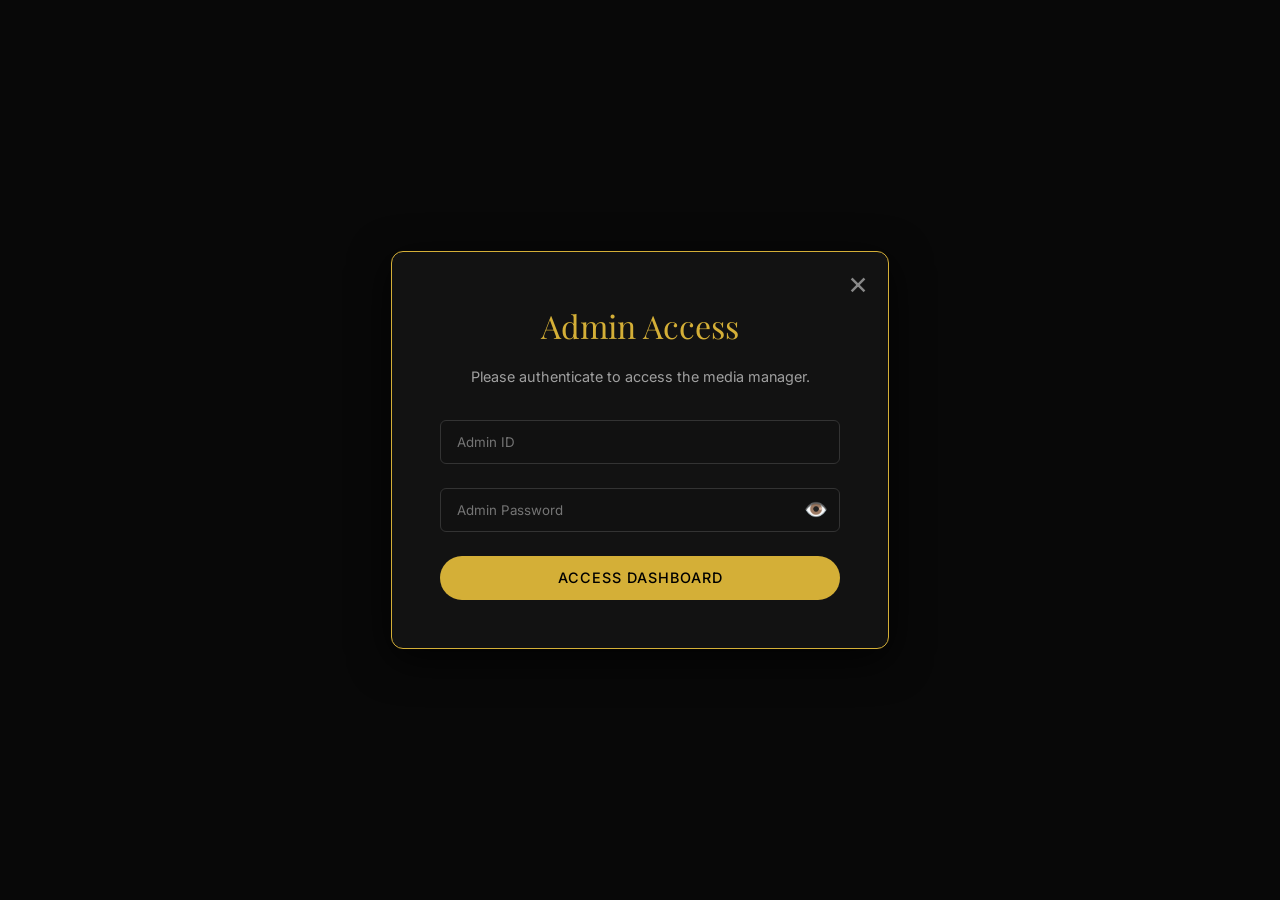
<file: admin.html>
<!DOCTYPE html>
<html lang="en">
<head>
    <meta charset="UTF-8">
    <meta name="viewport" content="width=device-width, initial-scale=1.0">
    <title>Upload Media | Tejas</title>
    <link rel="stylesheet" href="css/style.css">
    
    <!-- Load Database File -->
    <script src="gallery-data.js"></script>
    <script src="cv-data.js"></script>
    <script src="blog-data.js"></script>
    <style>
        .upload-container {
            max-width: 800px;
            margin: 8rem auto 4rem;
            background: var(--color-surface);
            padding: 2.5rem;
            border-radius: 12px;
            border: 1px solid var(--color-border);
            box-shadow: 0 10px 40px rgba(0, 0, 0, 0.4);
        }
        .form-grid {
            display: grid;
            grid-template-columns: 1fr 1fr;
            gap: 1.5rem;
        }
        @media (max-width: 700px) {
            .form-grid { grid-template-columns: 1fr; }
        }
        .input-group {
            margin-bottom: 1.5rem;
            text-align: left;
        }
        .input-group label {
            display: block;
            margin-bottom: 0.5rem;
            color: var(--color-accent);
            font-weight: 500;
            font-size: 0.9rem;
        }
        .input-group input, .input-group select, .input-group textarea {
            width: 100%;
            padding: 0.8rem 1rem;
            border-radius: 6px;
            border: 1px solid #333;
            background: #111;
            color: #fff;
            font-family: var(--font-body);
            transition: border-color 0.3s;
            box-sizing: border-box;
        }
        .input-group input:focus, .input-group select:focus, .input-group textarea:focus {
            outline: none;
            border-color: var(--color-accent);
        }
        .input-group textarea {
            resize: vertical;
            min-height: 100px;
        }
        .full-width {
            grid-column: 1 / -1;
        }
        .section-title {
            grid-column: 1 / -1;
            margin-top: 1rem;
            margin-bottom: 0.5rem;
            font-size: 1.2rem;
            border-bottom: 1px solid #333;
            padding-bottom: 0.5rem;
            color: #fff;
            display: flex;
            justify-content: space-between;
            align-items: center;
        }
        .code-output {
            background: #000;
            padding: 1.5rem;
            border-radius: 8px;
            border: 1px solid var(--color-border);
            color: #0f0;
            font-family: monospace;
            white-space: pre-wrap;
            margin-top: 2rem;
            display: none;
            max-height: 400px;
            overflow-y: auto;
        }
        .copy-btn {
            margin-top: 1rem;
            display: none;
            width: 100%;
        }
        hr {
            border: 0;
            border-top: 1px solid #333;
            margin: 2rem 0;
            grid-column: 1 / -1;
        }

        /* Delete Modal Styles */
        .delete-grid {
            display: grid;
            grid-template-columns: repeat(auto-fill, minmax(180px, 1fr));
            gap: 1rem;
            max-height: 60vh;
            overflow-y: auto;
            margin-top: 1rem;
        }
        .delete-item {
            position: relative;
            background: #000;
            border-radius: 6px;
            overflow: hidden;
            display: flex;
            align-items: center;
            justify-content: center;
            height: 120px;
        }
        .delete-item img {
            width: 100%;
            height: 100%;
            object-fit: cover;
        }
        .delete-item .delete-overlay {
            position: absolute;
            top: 0; left: 0; width: 100%; height: 100%;
            background: rgba(0,0,0,0.7);
            display: flex;
            align-items: center; justify-content: center;
            opacity: 0;
            transition: 0.3s;
        }
        .delete-item:hover .delete-overlay { opacity: 1; }
        .btn-danger {
            background-color: #ff4444; color: #fff; border:1px solid #ff0000; padding: 0.5rem 1rem; cursor: pointer; border-radius: 4px; font-weight: bold;
        }
        .btn-danger:hover { background-color: #cc0000; }
        
        /* Master Login Screen */
        .tab-btn {
            background: none;
            border: none;
            color: #888;
            padding: 0.5rem 1rem;
            cursor: pointer;
            font-size: 1.1rem;
            border-bottom: 2px solid transparent;
            font-family: var(--font-header);
        }
        .tab-btn.active {
            color: var(--color-accent);
            border-bottom: 2px solid var(--color-accent);
        }
        .admin-tab-content {
            display: none;
            animation: fadeIn 0.3s;
        }
        .admin-tab-content.active {
            display: block;
        }
        .master-login-overlay {
            position: fixed;
            top: 0; left: 0; width: 100%; height: 100vh;
            background: var(--color-bg);
            z-index: 5000;
            display: flex;
            align-items: center;
            justify-content: center;
        }
        .admin-login-box {
            background: var(--color-surface);
            padding: 3rem;
            border-radius: 12px;
            border: 1px solid var(--color-accent);
            text-align: center;
            width: 90%;
            max-width: 400px;
            box-shadow: 0 10px 40px rgba(0, 0, 0, 0.8);
            position: relative;
        }
        .close-login {
            position: absolute;
            top: 15px;
            right: 20px;
            font-size: 2rem;
            color: #888;
            text-decoration: none;
            transition: color 0.3s;
            line-height: 1;
        }
        .close-login:hover {
            color: #fff;
        }

        /* Password Visibility Toggle */
        .password-wrapper {
            position: relative;
            display: flex;
            align-items: center;
        }
        .password-wrapper input {
            padding-right: 40px !important;
        }
        .eye-icon {
            position: absolute;
            right: 12px;
            cursor: pointer;
            color: #888;
            font-size: 1.2rem;
            user-select: none;
            transition: color 0.3s;
        }
        .eye-icon:hover {
            color: var(--color-accent);
        }
    </style>
</head>
<body>

    <!-- Default Login Screen -->
    <div id="masterLogin" class="master-login-overlay">
        <div class="admin-login-box">
            <a href="index.html" class="close-login" title="Return to Home">&times;</a>
            <h2 class="text-accent" style="margin-bottom: 0.5rem; font-size: 2rem;">Admin Access</h2>
            <p class="text-muted" style="margin-bottom: 2rem; font-size:0.9rem;">Please authenticate to access the media manager.</p>
            
            <form id="loginForm">
                <div class="input-group">
                    <input type="text" id="loginId" placeholder="Admin ID" required>
                </div>
                <div class="input-group password-wrapper">
                    <input type="password" id="loginPass" placeholder="Admin Password" required>
                    <span class="eye-icon" onclick="togglePassword('loginPass', this)">👁️</span>
                </div>
                <button type="submit" class="btn btn-primary" style="width:100%; padding: 0.8rem;">Access Dashboard</button>
            </form>
            <p id="loginError" style="color:#ff4444; margin-top:1rem; display:none; font-size:0.85rem;">Incorrect credentials. Access denied.</p>
        </div>
    </div>

    <!-- Navigation -->
    <nav class="navbar" style="display:none;" id="mainNav">
        <div class="logo">TEJAS</div>
        <div class="hamburger">
            <span></span><span></span><span></span>
        </div>
        <ul class="nav-links">
            <li><a href="index.html">Home</a></li>
            <li><a href="portfolio.html">CV</a></li>
            <li><a href="gallery.html">Gallery</a></li>
            <li><a href="blog.html">Blog</a></li>
            <li><a href="admin.html" class="active">Admin</a></li>
        </ul>
    </nav>

    <div class="container reveal active" id="masterPanel" style="display:none;">
        <div class="upload-container" style="max-width: 900px;">
            <h1 class="text-center text-accent" style="font-size: 2.2rem; margin-bottom: 1.5rem;">Admin Dashboard</h1>
            
            <div class="admin-tabs" style="display:flex; border-bottom: 1px solid #333; margin-bottom:2rem; gap:1rem; overflow-x: auto;">
                <button class="tab-btn active" onclick="switchThemeTab('media')">Media Gallery</button>
                <button class="tab-btn" onclick="switchThemeTab('cv')">CV Editor</button>
                <button class="tab-btn" onclick="switchThemeTab('blog')">Blog Manager</button>
            </div>

            <!-- Tab 1: Media -->
            <div id="tab-media" class="admin-tab-content active">

            <!-- Change Credentials Section -->
            <div style="background: rgba(255,255,255,0.03); padding: 1.5rem; border-radius: 8px; margin-bottom: 2.5rem; border: 1px dashed #555;">
                <h3 class="section-title" style="margin-top:0; border:none; padding:0; font-size:1rem; color:var(--color-accent); cursor:pointer;" onclick="document.getElementById('changeCredsBody').style.display = document.getElementById('changeCredsBody').style.display === 'none' ? 'block' : 'none'">
                    ⚙️ Change Admin ID & Password (Click to toggle)
                </h3>
                <div id="changeCredsBody" style="display:none; margin-top: 1rem;">
                    <form id="changeCredsForm">
                        <div class="form-grid">
                            <div class="input-group">
                                <label>New Admin ID</label>
                                <input type="text" id="newAdminId" required>
                            </div>
                            <div class="input-group">
                                <label>New Admin Password</label>
                                <div class="password-wrapper">
                                    <input type="password" id="newAdminPass" required>
                                    <span class="eye-icon" onclick="togglePassword('newAdminPass', this)">👁️</span>
                                </div>
                            </div>
                            <div class="full-width">
                                <button type="submit" class="btn btn-outline" style="width:100%; font-size:0.8rem;">Update Credentials</button>
                            </div>
                        </div>
                    </form>
                </div>
            </div>

            <p class="text-center text-muted" style="margin-bottom: 2rem;">
                Fill out the details below. This will instantly save the media locally to your browser so it shows up in your Gallery.
            </p>
            
            <form id="uploadForm">
                <div class="form-grid">
                    
                    <h3 class="section-title">Media Details (Optional)</h3>
                    
                    <div class="input-group">
                        <label>Media Type</label>
                        <select id="mediaType">
                            <option value="photo">Photo</option>
                            <option value="video">Video</option>
                        </select>
                    </div>

                    <div class="input-group">
                        <label>Media File Name / Video URL</label>
                        <input type="text" id="mediaUrl" placeholder="e.g. pic7.jpeg OR https://youtube.com/embed/...">
                        <small style="color: #666; font-size: 0.75rem; display: block; margin-top: 4px;">For photos, place the image file in your folder and type its exact name here.</small>
                    </div>

                    <div class="input-group">
                        <label>Title</label>
                        <input type="text" id="mediaTitle" placeholder="e.g. Neon City Portraits">
                    </div>

                    <div class="input-group">
                        <label>Date & Time</label>
                        <input type="datetime-local" id="mediaDate">
                    </div>

                    <div class="input-group full-width">
                        <label>Description</label>
                        <textarea id="mediaDescription" placeholder="Write a short description..."></textarea>
                    </div>

                    <h3 class="section-title">Credits & Extras (Optional)</h3>
                    
                    <div class="input-group">
                        <label>Director</label>
                        <input type="text" id="creditDirector" placeholder="e.g. Jane Doe">
                    </div>

                    <div class="input-group">
                        <label>Production</label>
                        <input type="text" id="creditProduction" placeholder="e.g. Tejas Media">
                    </div>

                    <div class="input-group">
                        <label>Timeline / Duration</label>
                        <input type="text" id="creditTimeline" placeholder="e.g. 2 Days">
                    </div>

                    <div class="input-group">
                        <label>My Role</label>
                        <input type="text" id="creditRole" placeholder="e.g. Lead Editor">
                    </div>

                    <div class="input-group">
                        <label>External Link (Portfolio / IMDb)</label>
                        <input type="url" id="creditLink" placeholder="https://...">
                    </div>

                    <div class="input-group full-width">
                        <label>Extended Project Description</label>
                        <textarea id="creditProjectDesc" placeholder="Any additional background info..."></textarea>
                    </div>

                    <div class="full-width" style="margin-top: 1rem;">
                        <button type="submit" class="btn btn-primary" style="width: 100%; border-radius: 6px;">Submit Media</button>
                    </div>
                </div>
            </form>

            <div id="successMessage" style="display: none; padding: 1rem; background: rgba(50,205,50,0.1); border: 1px solid #32cd32; color: #32cd32; border-radius: 6px; margin-top: 2rem; text-align: center;">
                Media saved locally! You can now view it on the <a href="gallery.html" style="text-decoration: underline;">Gallery Page</a>.
            </div>

            <h3 class="section-title" id="codeTitle" style="display:none; margin-top: 3rem;">Permanent Save Code (Optional)</h3>
            <p id="codeDesc" style="display:none; color: var(--color-text-muted); font-size: 0.9rem;">
                If you are ready to permanently save these objects, copy the code below and place it into your <code>gallery-data.js</code> file.
            </p>
            <div id="codeOutput" class="code-output"></div>
            <button id="copyBtn" class="btn btn-outline copy-btn">Copy to Clipboard</button>
            <button id="clearBtn" class="btn btn-outline copy-btn" style="border-color: #ff4444; color: #ff4444; margin-top: 1rem;">Clear All Local Uploads</button>
            
            <hr>
            <button onclick="openDeleteManager()" class="btn btn-outline" style="width: 100%; border-color: #ffaa00; color: #ffaa00;">Manage & Delete Media</button>
            </div> <!-- CLOSE TAB 1 -->

            <!-- Tab 2: CV -->
            <div id="tab-cv" class="admin-tab-content">
                <p class="text-muted" style="margin-bottom: 1.5rem;">Edit your public CV information. Changes are instantly saved locally.</p>
                <form id="cvForm">
                    <div class="form-grid">
                        <h3 class="section-title">Profile & Contact</h3>
                        <div class="input-group"><label>Name</label><input type="text" id="cvName"></div>
                        <div class="input-group"><label>Email</label><input type="email" id="cvEmail"></div>
                        <div class="input-group"><label>Location</label><input type="text" id="cvLocation"></div>
                        <div class="input-group"><label>Socials</label><input type="text" id="cvSocials"></div>
                        
                        <h3 class="section-title">About Me</h3>
                        <div class="input-group full-width"><textarea id="cvAbout" rows="4"></textarea></div>

                        <h3 class="section-title">Physical Details</h3>
                        <div class="input-group"><label>Height</label><input type="text" id="cvHeight"></div>
                        <div class="input-group"><label>Weight</label><input type="text" id="cvWeight"></div>
                        <div class="input-group"><label>Age</label><input type="text" id="cvAge"></div>

                        <h3 class="section-title">Training & Languages</h3>
                        <div class="input-group"><label>Institution</label><input type="text" id="cvInstitution"></div>
                        <div class="input-group"><label>Mentor</label><input type="text" id="cvMentor"></div>
                        <div class="input-group full-width"><label>Languages</label><input type="text" id="cvLanguages"></div>
                        <div class="input-group full-width"><label>Skills</label><input type="text" id="cvSkills"></div>

                        <h3 class="section-title">Acting Experience (On Screen)</h3>
                        <div class="input-group full-width">
                            <label>List items (1 per line)</label>
                            <textarea id="cvActing" rows="5"></textarea>
                        </div>

                        <h3 class="section-title">Theatre Experience</h3>
                        <div class="input-group full-width"><label>Theatre Meta Text (Subheading)</label><input type="text" id="cvTheatreMeta"></div>
                        <div class="input-group full-width">
                            <label>List items (1 per line)</label>
                            <textarea id="cvTheatre" rows="5"></textarea>
                        </div>

                        <div class="full-width" style="margin-top: 1rem;">
                            <button type="submit" class="btn btn-primary" style="width: 100%; border-radius: 6px;">Save CV Data Locally</button>
                            <button type="button" class="btn btn-outline" style="width: 100%; border-radius: 6px; margin-top:0.5rem; border-color:#ff4444; color:#ff4444;" onclick="resetCvData()">Reset to Base Defaults</button>
                        </div>
                    </div>
                </form>
                <div id="cvSuccess" style="display:none; color:#32cd32; text-align:center; padding:1rem; border:1px solid #32cd32; background:rgba(50,205,50,0.1); margin-top:2rem;">CV Updated! Refresh your CV page to see changes.</div>
                
                <h3 class="section-title" style="margin-top: 3rem;">Permanent Save Code</h3>
                 <p class="text-muted" style="margin-bottom:1rem; font-size: 0.9rem;">To permanently save, copy this into <code>cv-data.js</code>.</p>
                 <div id="cvCodeOutput" class="code-output"></div>
            </div>

            <!-- Tab 3: Blog -->
            <div id="tab-blog" class="admin-tab-content">
                <p class="text-muted" style="margin-bottom: 1.5rem;">Publish a new blog post. Categories automatically update filters on the Blog page.</p>
                <form id="blogForm">
                    <div class="form-grid">
                        <div class="input-group"><label>Category</label><input type="text" id="blogCat" placeholder="e.g. Life Lessons" required></div>
                        <div class="input-group"><label>Read Time</label><input type="text" id="blogRead" placeholder="e.g. 5 min read" required></div>
                        <div class="input-group full-width"><label>Title</label><input type="text" id="blogTitle" required></div>
                        <div class="input-group full-width"><label>Cover Image URL (local or http)</label><input type="text" id="blogImg" value="pic3.jpeg" required></div>
                        <div class="input-group full-width"><label>Short Excerpt</label><textarea id="blogExcerpt" rows="3" required></textarea></div>
                        <div class="input-group full-width"><label>Full Content (HTML allowed)</label><textarea id="blogContent" rows="8" placeholder="<p>Paragraph 1</p><p>Paragraph 2</p>" required></textarea></div>
                        
                        <div class="full-width" style="margin-top: 1rem;">
                            <button type="submit" class="btn btn-primary" style="width: 100%; border-radius: 6px;">Publish Blog Locally</button>
                        </div>
                    </div>
                </form>
                <div id="blogSuccess" style="display:none; color:#32cd32; text-align:center; padding:1rem; border:1px solid #32cd32; background:rgba(50,205,50,0.1); margin-top:2rem;">Blog Published!</div>
                
                <h3 class="section-title" style="margin-top: 3rem;">Permanent Save Code</h3>
                 <p class="text-muted" style="margin-bottom:1rem; font-size: 0.9rem;">To permanently save, copy this into <code>blog-data.js</code>.</p>
                 <div id="blogCodeOutput" class="code-output"></div>
                 <button onclick="clearBlogUploads()" class="btn btn-outline" style="border-color:#ff4444; color:#ff4444; width:100%; margin-top:1rem;">Clear Local Blog Data</button>
            </div>
            
        </div>
    </div>

    <!-- Delete Manager Modal -->
    <div id="deleteManagerModal" style="display:none; position:fixed; top:0; left:0; width:100%; height:100%; background:rgba(0,0,0,0.9); z-index:4000; align-items:center; justify-content:center;">
        <div style="background:var(--color-surface); padding: 2.5rem; border-radius: 8px; width:90%; max-width: 900px; max-height: 90vh; overflow:hidden; position: relative; display:flex; flex-direction:column;">
            <button onclick="closeDeleteManager()" style="position:absolute; top:20px; right:25px; background:none; border:none; color:white; font-size:2rem; cursor:pointer;">&times;</button>
            <h3 style="font-size: 1.8rem;">Manage & Delete Media</h3>
            <p class="text-muted" style="margin-bottom:2rem;">Click the delete button on any item to permanently remove it from the Gallery.</p>
            <div id="deleteGrid" class="delete-grid" style="flex:1;"></div>
        </div>
    </div>

    <!-- Scripts -->
    <script>
        // Password Visibility Toggle Logic
        function togglePassword(inputId, icon) {
            const input = document.getElementById(inputId);
            if(input.type === "password") {
                input.type = "text";
                icon.textContent = "🙈"; 
            } else {
                input.type = "password";
                icon.textContent = "👁️";
            }
        }

        // Hamburger Menu Logic
        const hamburger = document.querySelector('.hamburger');
        const navLinks = document.querySelector('.nav-links');
        if(hamburger) {
            hamburger.addEventListener('click', () => {
                hamburger.classList.toggle('active');
                navLinks.classList.toggle('active');
            });
        }

        // ==========================================
        //  ADMIN AUTHENTICATION & CREDENTIALS LOGIC
        // ==========================================
        const DEFAULT_ID = "ThisUploadbyTEJAS";
        const DEFAULT_PASS = "Tejas'key4uploading-cosmos143";

        function getAdminCreds() {
            return {
                id: localStorage.getItem('admin_config_id') || DEFAULT_ID,
                pass: localStorage.getItem('admin_config_pass') || DEFAULT_PASS
            };
        }

        document.getElementById('loginForm').addEventListener('submit', function(e) {
            e.preventDefault();
            const idInput = document.getElementById('loginId').value;
            const passInput = document.getElementById('loginPass').value;
            const creds = getAdminCreds();

            if (idInput === creds.id && passInput === creds.pass) {
                // Success! Reveal dashboard
                document.getElementById('masterLogin').style.display = 'none';
                document.getElementById('masterPanel').style.display = 'block';
                document.getElementById('mainNav').style.display = 'flex';
                
                // Pre-fill the change credentials form
                document.getElementById('newAdminId').value = creds.id;
                document.getElementById('newAdminPass').value = creds.pass;
            } else {
                document.getElementById('loginError').style.display = 'block';
            }
        });

        document.getElementById('changeCredsForm').addEventListener('submit', function(e) {
            e.preventDefault();
            if(!confirm("Are you sure you want to change the Admin ID and Password? You will need these to log in next time!")) return;
            
            const nId = document.getElementById('newAdminId').value;
            const nPass = document.getElementById('newAdminPass').value;
            
            localStorage.setItem('admin_config_id', nId);
            localStorage.setItem('admin_config_pass', nPass);
            alert("Credentials updated successfully!");
        });


        // ==========================================
        //  FORM UPLOAD LOGIC
        // ==========================================
        document.getElementById('uploadForm').addEventListener('submit', function(e) {
            e.preventDefault();

            // Create media object
            const mediaObj = {
                id: 'media-' + Date.now(),
                type: document.getElementById('mediaType').value,
                media_url: document.getElementById('mediaUrl').value,
                title: document.getElementById('mediaTitle').value,
                date: document.getElementById('mediaDate').value,
                description: document.getElementById('mediaDescription').value,
                credits: {
                    director: document.getElementById('creditDirector').value,
                    production: document.getElementById('creditProduction').value,
                    timeline: document.getElementById('creditTimeline').value,
                    role: document.getElementById('creditRole').value,
                    link: document.getElementById('creditLink').value,
                    project_desc: document.getElementById('creditProjectDesc').value
                }
            };

            // Get existing uploads from local storage
            let uploads = JSON.parse(localStorage.getItem('gallery_user_uploads')) || [];
            
            // Add new upload
            uploads.unshift(mediaObj); // Add to beginning
            
            // Save back
            localStorage.setItem('gallery_user_uploads', JSON.stringify(uploads));

            // Show success
            document.getElementById('successMessage').style.display = 'block';
            this.reset();
            
            // Show code block
            updateCodeOutput(uploads);
            
            // Scroll to bottom
            window.scrollTo({ top: document.body.scrollHeight, behavior: 'smooth' });
        });

        // Initialize code block if there are existing uploads
        window.addEventListener('DOMContentLoaded', () => {
            let uploads = JSON.parse(localStorage.getItem('gallery_user_uploads')) || [];
            if(uploads.length > 0) {
                updateCodeOutput(uploads);
            }
        });

        function updateCodeOutput(uploads) {
            const outBox = document.getElementById('codeOutput');
            const codeTitle = document.getElementById('codeTitle');
            const codeDesc = document.getElementById('codeDesc');
            const copyBtn = document.getElementById('copyBtn');
            const clearBtn = document.getElementById('clearBtn');

            outBox.style.display = 'block';
            codeTitle.style.display = 'block';
            codeDesc.style.display = 'block';
            copyBtn.style.display = 'block';
            clearBtn.style.display = 'block';

            // Generate pretty JSON but formatted to easily paste into the gallery-data.js array
            let formattedJson = JSON.stringify(uploads, null, 2);
            // Replace outer array brackets so they can paste it directly into the array inside the file
            formattedJson = formattedJson.substring(1, formattedJson.length - 1).trim();
            if (formattedJson.endsWith(']')) formattedJson = formattedJson.substring(0, formattedJson.length - 1);
            
            outBox.textContent = "// Copy these objects into the galleryData array in gallery-data.js\n" + formattedJson + ",";
        }

        document.getElementById('copyBtn').addEventListener('click', function() {
            const outBox = document.getElementById('codeOutput');
            navigator.clipboard.writeText(outBox.textContent).then(() => {
                const originalText = this.innerText;
                this.innerText = 'Copied!';
                setTimeout(() => { this.innerText = originalText; }, 2000);
            });
        });

        document.getElementById('clearBtn').addEventListener('click', function() {
            if(confirm('Are you sure you want to clear all your local uploads? This cannot be undone.')) {
                localStorage.removeItem('gallery_user_uploads');
                window.location.reload();
            }
        });

        // ==========================================
        //  DELETE PLATFORM LOGIC
        // ==========================================
        function openDeleteManager() {
            document.getElementById('deleteManagerModal').style.display = 'flex';
            renderDeleteGrid();
        }

        function closeDeleteManager() {
            document.getElementById('deleteManagerModal').style.display = 'none';
        }

        function renderDeleteGrid() {
            const grid = document.getElementById('deleteGrid');
            grid.innerHTML = '';

            // Load Data Environment
            const baseData = typeof galleryData !== 'undefined' ? galleryData : [];
            const uploads = JSON.parse(localStorage.getItem('gallery_user_uploads')) || [];
            const deletedItems = JSON.parse(localStorage.getItem('gallery_deleted_items')) || [];

            const allData = [...uploads, ...baseData];
            let renderCount = 0;

            allData.forEach(item => {
                // If it's registered as deleted, skip it natively
                if(deletedItems.includes(item.id)) return; 
                
                renderCount++;
                let mediaContent = '';
                if(item.type === 'video') {
                    mediaContent = `<div style="padding:1rem; text-align:center; color:#eaeaea;"><strong style="color:var(--color-accent)">VIDEO FILE</strong><br><small style="display:block; margin-top:5px; font-size:0.7rem; line-height:1.2;">${item.title || ''}</small></div>`;
                } else {
                    mediaContent = `<img src="${item.media_url}" alt="${item.title}" onerror="this.src='https://via.placeholder.com/150?text=Error'">`;
                }

                grid.innerHTML += `
                    <div class="delete-item">
                        ${mediaContent}
                        <div class="delete-overlay">
                            <button class="btn-danger" onclick="deleteItem('${item.id}')">DELETE</button>
                        </div>
                    </div>
                `;
            });

            if(renderCount === 0) {
                grid.innerHTML = `<div style="grid-column: 1/-1; text-align:center; color:#888; padding:3rem;">No media left to delete.</div>`;
            }
        }

        function deleteItem(id) {
            if(!confirm("Warning: Are you absolutely sure you want to permanently delete this media?")) return;

            // Step 1: Check if it's an un-saved user upload
            let uploads = JSON.parse(localStorage.getItem('gallery_user_uploads')) || [];
            const uploadIndex = uploads.findIndex(u => u.id === id);
            
            if(uploadIndex > -1) {
                // Remove completely from local uploads db
                uploads.splice(uploadIndex, 1);
                localStorage.setItem('gallery_user_uploads', JSON.stringify(uploads));
                // Update Code output logic silently
                updateCodeOutput(uploads);
            } else {
                // Step 2: It relates to gallery-data.js so add an override mask log
                let deletedItems = JSON.parse(localStorage.getItem('gallery_deleted_items')) || [];
                if(!deletedItems.includes(id)) {
                    deletedItems.push(id);
                    localStorage.setItem('gallery_deleted_items', JSON.stringify(deletedItems));
                }
            }
            
            renderDeleteGrid(); // Sync grid natively
            alert("Media successfully deleted. This syncs directly to your gallery page.");
        }

        // ==========================================
        //  TAB SYSTEM LOGIC
        // ==========================================
        function switchThemeTab(tabName) {
            document.querySelectorAll('.admin-tab-content').forEach(el => el.classList.remove('active'));
            document.querySelectorAll('.tab-btn').forEach(el => el.classList.remove('active'));
            
            document.getElementById('tab-' + tabName).classList.add('active');
            event.target.classList.add('active');

            if(tabName === 'cv') {
                populateCvForm();
            }
        }

        // ==========================================
        //  CV EDITOR LOGIC
        // ==========================================
        function populateCvForm() {
            const localRaw = localStorage.getItem('cv_data');
            const data = localRaw ? JSON.parse(localRaw) : (typeof defaultCvData !== 'undefined' ? defaultCvData : null);
            if(!data) return;

            document.getElementById('cvName').value = data.profile.name || '';
            document.getElementById('cvEmail').value = data.profile.email || '';
            document.getElementById('cvLocation').value = data.profile.location || '';
            document.getElementById('cvSocials').value = data.profile.socials || '';
            document.getElementById('cvAbout').value = data.about || '';
            document.getElementById('cvHeight').value = data.physical.height || '';
            document.getElementById('cvWeight').value = data.physical.weight || '';
            document.getElementById('cvAge').value = data.physical.age || '';
            document.getElementById('cvInstitution').value = data.training.institution || '';
            document.getElementById('cvMentor').value = data.training.mentor || '';
            document.getElementById('cvLanguages').value = data.languages_skills.languages || '';
            document.getElementById('cvSkills').value = data.languages_skills.skills || '';
            
            document.getElementById('cvActing').value = (data.actingExperience || []).join('\n');
            document.getElementById('cvTheatreMeta').value = data.theatreMeta || '';
            document.getElementById('cvTheatre').value = (data.theatreExperience || []).join('\n');
        }

        function resetCvData() {
            if(confirm("Are you sure you want to revert back to default CV values? All your local unsaved changes will be lost.")) {
                localStorage.removeItem('cv_data');
                populateCvForm();
            }
        }

        document.getElementById('cvForm').addEventListener('submit', function(e) {
            e.preventDefault();
            const newData = {
                profile: {
                    name: document.getElementById('cvName').value,
                    email: document.getElementById('cvEmail').value,
                    location: document.getElementById('cvLocation').value,
                    socials: document.getElementById('cvSocials').value
                },
                about: document.getElementById('cvAbout').value,
                physical: {
                    height: document.getElementById('cvHeight').value,
                    weight: document.getElementById('cvWeight').value,
                    age: document.getElementById('cvAge').value
                },
                training: {
                    institution: document.getElementById('cvInstitution').value,
                    mentor: document.getElementById('cvMentor').value
                },
                languages_skills: {
                    languages: document.getElementById('cvLanguages').value,
                    skills: document.getElementById('cvSkills').value
                },
                actingExperience: document.getElementById('cvActing').value.split('\n').filter(s => s.trim() !== ''),
                theatreMeta: document.getElementById('cvTheatreMeta').value,
                theatreExperience: document.getElementById('cvTheatre').value.split('\n').filter(s => s.trim() !== '')
            };

            localStorage.setItem('cv_data', JSON.stringify(newData));
            document.getElementById('cvSuccess').style.display = 'block';
            
            const outBox = document.getElementById('cvCodeOutput');
            outBox.style.display = 'block';
            outBox.textContent = "const cvData = " + JSON.stringify(newData, null, 2) + ";";
            
            setTimeout(() => { document.getElementById('cvSuccess').style.display = 'none'; }, 3000);
        });

        // ==========================================
        //  BLOG EDITOR LOGIC
        // ==========================================
        document.getElementById('blogForm').addEventListener('submit', function(e) {
            e.preventDefault();

            const blogObj = {
                id: 'blog-' + Date.now(),
                category: document.getElementById('blogCat').value,
                readTime: document.getElementById('blogRead').value,
                title: document.getElementById('blogTitle').value,
                image_url: document.getElementById('blogImg').value,
                excerpt: document.getElementById('blogExcerpt').value,
                full_content: document.getElementById('blogContent').value
            };

            let uploads = JSON.parse(localStorage.getItem('blog_user_uploads')) || [];
            uploads.unshift(blogObj);
            localStorage.setItem('blog_user_uploads', JSON.stringify(uploads));

            document.getElementById('blogSuccess').style.display = 'block';
            this.reset();
            
            updateBlogCodeOutput(uploads);
            setTimeout(() => { document.getElementById('blogSuccess').style.display = 'none'; }, 3000);
        });

        // Initialize blog code block on load
        window.addEventListener('DOMContentLoaded', () => {
            let blogUploads = JSON.parse(localStorage.getItem('blog_user_uploads')) || [];
            if(blogUploads.length > 0) {
                updateBlogCodeOutput(blogUploads);
            }
        });

        function updateBlogCodeOutput(uploads) {
            const outBox = document.getElementById('blogCodeOutput');
            outBox.style.display = 'block';
            let formattedJson = JSON.stringify(uploads, null, 2);
            formattedJson = formattedJson.substring(1, formattedJson.length - 1).trim();
            if (formattedJson.endsWith(']')) formattedJson = formattedJson.substring(0, formattedJson.length - 1);
            outBox.textContent = "// Copy these objects into the blogData array in blog-data.js\n" + formattedJson + ",";
        }

        function clearBlogUploads() {
            if(confirm('Are you sure you want to clear all your local blog uploads?')) {
                localStorage.removeItem('blog_user_uploads');
                document.getElementById('blogCodeOutput').style.display = 'none';
            }
        }

    </script>
</body>
</html>
</file>
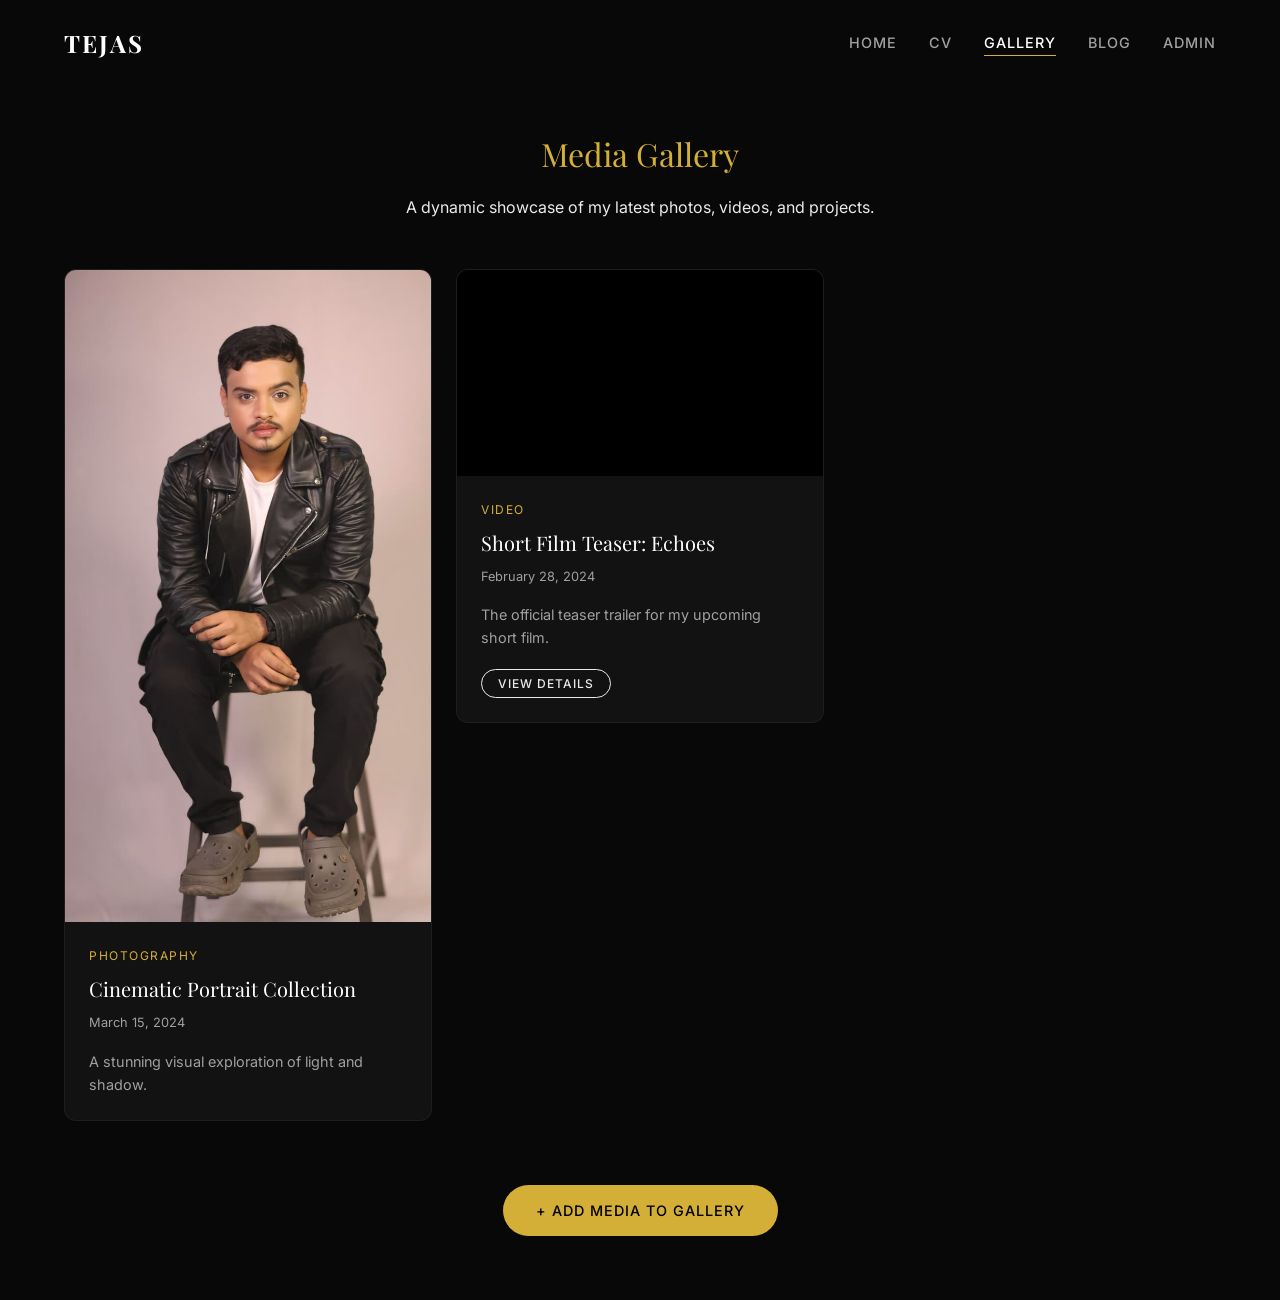
<file: gallery.html>
<!DOCTYPE html>
<html lang="en">

<head>
    <meta charset="UTF-8">
    <meta name="viewport" content="width=device-width, initial-scale=1.0">
    <title>Gallery | Tejas</title>
    <link rel="stylesheet" href="css/style.css">

    <!-- Load Database File -->
    <script src="gallery-data.js"></script>

    <style>
        .page-header {
            padding-top: 8rem;
            padding-bottom: 2rem;
            text-align: center;
        }

        .gallery-grid {
            columns: 3 300px;
            gap: 1.5rem;
            margin-bottom: 4rem;
        }

        .gallery-card {
            break-inside: avoid;
            margin-bottom: 1.5rem;
            background: var(--color-surface);
            border-radius: 12px;
            overflow: hidden;
            border: 1px solid rgba(255, 255, 255, 0.05);
            transition: var(--transition-smooth);
            cursor: pointer;
            position: relative;
        }

        .gallery-card:hover {
            transform: translateY(-5px);
            box-shadow: 0 15px 35px rgba(0, 0, 0, 0.5);
            border-color: var(--color-accent);
        }

        .gallery-card .media-wrapper {
            position: relative;
            width: 100%;
            background: #000;
            overflow: hidden;
            display: flex;
        }

        .gallery-card.video-card .media-wrapper {
            padding-top: 56.25%;
            /* 16:9 ratio fixed for Video iframes */
            display: block;
        }

        .gallery-card img {
            width: 100%;
            height: auto;
            display: block;
            transition: transform 0.6s ease;
        }

        .gallery-card iframe {
            position: absolute;
            top: 0;
            left: 0;
            width: 100%;
            height: 100%;
            border: none;
            transition: transform 0.6s ease;
        }

        .gallery-card:hover img {
            transform: scale(1.05);
        }

        .gallery-card .info {
            padding: 1.5rem;
        }

        .info-category {
            font-size: 0.75rem;
            text-transform: uppercase;
            color: var(--color-accent);
            letter-spacing: 1.5px;
            margin-bottom: 0.5rem;
        }

        .info-title {
            font-size: 1.25rem;
            font-family: var(--font-heading);
            margin: 0 0 0.5rem 0;
        }

        .info-date {
            font-size: 0.8rem;
            color: var(--color-text-muted);
            margin-bottom: 1rem;
        }

        .overlay-btn {
            position: absolute;
            top: 50%;
            left: 50%;
            transform: translate(-50%, -50%);
            background: rgba(8, 8, 8, 0.8);
            border: 1px solid var(--color-accent);
            color: var(--color-text);
            padding: 0.8rem 1.5rem;
            border-radius: 30px;
            font-size: 0.85rem;
            font-weight: 500;
            text-transform: uppercase;
            letter-spacing: 1px;
            opacity: 0;
            transition: all 0.3s ease;
            backdrop-filter: blur(4px);
        }

        .gallery-card:hover .overlay-btn {
            opacity: 1;
        }

        /* Detail Modal Styles */
        .modal-overlay {
            position: fixed;
            top: 0;
            left: 0;
            width: 100%;
            height: 100%;
            background: rgba(0, 0, 0, 0.9);
            backdrop-filter: blur(5px);
            z-index: 2000;
            display: flex;
            justify-content: center;
            align-items: center;
            opacity: 0;
            pointer-events: none;
            transition: opacity 0.3s ease;
        }

        .modal-overlay.active {
            opacity: 1;
            pointer-events: auto;
        }

        .modal-content {
            background: var(--color-surface);
            width: 90%;
            max-width: 900px;
            max-height: 90vh;
            border-radius: 12px;
            border: 1px solid var(--color-border);
            display: flex;
            flex-direction: column;
            overflow: hidden;
            position: relative;
            transform: translateY(20px);
            transition: transform 0.4s cubic-bezier(0.25, 1, 0.5, 1);
        }

        .modal-overlay.active .modal-content {
            transform: translateY(0);
        }

        .modal-body {
            display: flex;
            flex-wrap: wrap;
            height: 100%;
            overflow-y: auto;
        }

        .modal-media {
            flex: 1 1 500px;
            background: #000;
            display: flex;
            align-items: center;
            justify-content: center;
            min-height: 300px;
        }

        .modal-media img {
            max-width: 100%;
            max-height: 70vh;
            object-fit: contain;
        }

        .modal-media iframe {
            width: 100%;
            height: 100%;
            min-height: 400px;
            border: none;
        }

        .modal-details {
            flex: 1 1 300px;
            padding: 2.5rem;
            background: var(--color-surface);
        }

        .modal-close {
            position: absolute;
            top: 15px;
            right: 20px;
            font-size: 2rem;
            color: #fff;
            cursor: pointer;
            z-index: 2010;
            background: rgba(0, 0, 0, 0.5);
            width: 40px;
            height: 40px;
            border-radius: 50%;
            display: flex;
            align-items: center;
            justify-content: center;
            transition: background 0.3s;
        }

        .modal-close:hover {
            background: var(--color-accent);
            color: #000;
        }

        .detail-item {
            margin-bottom: 1.2rem;
        }

        .detail-label {
            font-size: 0.75rem;
            text-transform: uppercase;
            color: var(--color-accent);
            letter-spacing: 1px;
            margin-bottom: 0.3rem;
            display: block;
        }

        .detail-value {
            font-size: 1rem;
            color: #eaeaea;
        }

        .credit-grid {
            display: grid;
            grid-template-columns: 1fr 1fr;
            gap: 1rem;
            margin-top: 2rem;
            padding-top: 1.5rem;
            border-top: 1px solid var(--color-border);
        }
    </style>
</head>

<body>

    <!-- Navigation -->
    <nav class="navbar">
        <div class="logo">TEJAS</div>
        <div class="hamburger">
            <span></span><span></span><span></span>
        </div>
        <ul class="nav-links">
            <li><a href="index.html">Home</a></li>
            <li><a href="portfolio.html">CV</a></li>
            <li><a href="gallery.html" class="active">Gallery</a></li>
            <li><a href="blog.html">Blog</a></li>
            <li><a href="admin.html">Admin</a></li>
        </ul>
    </nav>

    <header class="page-header container reveal active">
        <h1 class="text-accent">Media Gallery</h1>
        <p>A dynamic showcase of my latest photos, videos, and projects.</p>
    </header>

    <section class="container reveal active">
        <!-- Gallery Grid -->
        <div class="gallery-grid" id="galleryContainer">
            <!-- Items injected via JS -->
        </div>

        <div id="emptyState" class="text-center text-muted"
            style="display: none; margin-top: 4rem; padding-bottom: 2rem;">
            <p>No media found in the gallery.</p>
            <a href="admin.html" style="color:var(--color-accent); text-decoration:underline;">Upload some media to get
                started!</a>
        </div>

        <div style="margin-top:4rem; margin-bottom:4rem; text-align:center; clear:both;">
            <a href="admin.html" class="btn btn-primary" style="font-size: 0.9rem; padding: 0.8rem 2rem;">+ Add Media to Gallery</a>
        </div>
    </section>

    <!-- Project Detail Modal -->
    <div class="modal-overlay" id="detailModal">
        <div class="modal-content">
            <div class="modal-close" onclick="closeModal()">&times;</div>
            <div class="modal-body" id="modalBody">
                <!-- Dynamically filled -->
            </div>
        </div>
    </div>

    <script>
        // Hamburger logic
        const hamburger = document.querySelector('.hamburger');
        const navLinks = document.querySelector('.nav-links');
        if (hamburger) {
            hamburger.addEventListener('click', () => {
                hamburger.classList.toggle('active');
                navLinks.classList.toggle('active');
            });
        }

        // Initialize Data
        const container = document.getElementById('galleryContainer');
        const emptyState = document.getElementById('emptyState');
        let fullData = [];

        window.addEventListener('DOMContentLoaded', () => {
            // Load base data from gallery-data.js (galleryData variable)
            const baseData = typeof galleryData !== 'undefined' ? galleryData : [];

            // Load user uploads from LocalStorage
            const uploads = JSON.parse(localStorage.getItem('gallery_user_uploads')) || [];

            // Load natively masked / deleted items
            const deletedItems = JSON.parse(localStorage.getItem('gallery_deleted_items')) || [];

            // Merge both and filter out any ID representing a deleted mask
            fullData = [...uploads, ...baseData].filter(item => !deletedItems.includes(item.id));

            if (fullData.length === 0) {
                emptyState.style.display = 'block';
            } else {
                renderGallery(fullData);
            }
        });

        function renderGallery(items) {
            container.innerHTML = '';
            items.forEach((item, index) => {
                const isVideo = item.type === 'video';

                // Format Date
                let displayDate = item.date;
                if (item.date) {
                    const d = new Date(item.date);
                    displayDate = isNaN(d.getTime()) ? item.date : d.toLocaleDateString(undefined, { year: 'numeric', month: 'long', day: 'numeric' });
                }

                // Determine Media Content for Cover
                let mediaElement = '';
                if (isVideo) {
                    let srcUrl = item.media_url || '';
                    // Native Video file support natively injected
                    if (srcUrl.match(/\.(mp4|webm|ogg|mov)$/i)) {
                        mediaElement = `<video src="${srcUrl}" controls style="position:absolute; top:0; left:0; width:100%; height:100%; object-fit:contain; background:#000;" onclick="event.stopPropagation()"></video>`;
                    } else {
                        // YouTube embed support mapping
                        if (srcUrl.includes('youtube.com/watch?v=')) {
                            srcUrl = srcUrl.replace('watch?v=', 'embed/');
                        } else if (srcUrl.includes('youtu.be/')) {
                            srcUrl = srcUrl.replace('youtu.be/', 'youtube.com/embed/');
                        }
                        if (srcUrl.includes('youtube.com')) {
                            if (!srcUrl.includes('controls=')) srcUrl += (srcUrl.includes('?') ? '&' : '?') + 'controls=1';
                            if (!srcUrl.includes('enablejsapi=')) srcUrl += '&enablejsapi=1';
                        }
                        mediaElement = `<iframe src="${srcUrl}" allowfullscreen></iframe>`;
                    }
                } else {
                    mediaElement = `<img src="${item.media_url}" alt="${item.title}" onerror="this.src='https://via.placeholder.com/600x400?text=Image+Not+Found'">`;
                }

                const cardHtml = `
                    <div class="gallery-card ${isVideo ? 'video-card' : ''}" ${!isVideo ? `onclick="openModal(${index})"` : ''}>
                        <div class="media-wrapper">
                            ${mediaElement}
                            ${!isVideo ? '<div class="overlay-btn">View Details</div>' : ''}
                        </div>
                        <div class="info" ${isVideo ? `onclick="openModal(${index})"` : ''}>
                            <div class="info-category">${isVideo ? 'Video' : 'Photography'}</div>
                            ${item.title ? `<h3 class="info-title">${item.title}</h3>` : ''}
                            ${displayDate && displayDate.trim() !== "" ? `<div class="info-date">${displayDate}</div>` : ''}
                            ${item.description ? `<p class="text-muted" style="font-size:0.9rem; margin:0; display:-webkit-box; -webkit-line-clamp:2; -webkit-box-orient:vertical; overflow:hidden;">${item.description}</p>` : ''}
                            ${isVideo ? '<div style="margin-top:1.2rem;"><button class="btn btn-outline" style="font-size:0.75rem; padding: 0.4rem 1rem;">View Details</button></div>' : ''}
                        </div>
                    </div>
                `;
                container.innerHTML += cardHtml;
            });
        }

        // Modal Logic
        const modal = document.getElementById('detailModal');
        const modalBody = document.getElementById('modalBody');

        function openModal(index) {
            // Immediately pause grid videos before pop-up
            pauseAllVideos();

            const item = fullData[index];
            const isVideo = item.type === 'video';

            // Right side: Details & Credits
            const creds = item.credits || {};

            // Build credits conditionally (only show if filled)
            let creditsHtml = '';
            const addCredit = (label, value) => {
                if (value && value.trim() !== '') {
                    creditsHtml += `<div class="detail-item"><span class="detail-label">${label}</span><span class="detail-value">${value}</span></div>`;
                }
            };

            addCredit('Director', creds.director);
            addCredit('Production', creds.production);
            addCredit('Timeline', creds.timeline);
            addCredit('My Role', creds.role);

            // Left side media
            let mediaElement = '';
            if (isVideo) {
                let srcUrl = item.media_url || '';
                if (srcUrl.match(/\.(mp4|webm|ogg|mov)$/i)) {
                    mediaElement = `<video src="${srcUrl}" controls style="width:100%; max-height:70vh; object-fit:contain;"></video>`;
                } else {
                    if (srcUrl.includes('youtube.com/watch?v=')) {
                        srcUrl = srcUrl.replace('watch?v=', 'embed/');
                    } else if (srcUrl.includes('youtu.be/')) {
                        srcUrl = srcUrl.replace('youtu.be/', 'youtube.com/embed/');
                    }
                    if (srcUrl.includes('youtube.com')) {
                        if (!srcUrl.includes('enablejsapi=')) srcUrl += (srcUrl.includes('?') ? '&' : '?') + 'enablejsapi=1';
                    }
                    mediaElement = `<iframe src="${srcUrl}" allowfullscreen></iframe>`;
                }
            } else {
                mediaElement = `<img src="${item.media_url}" alt="${item.title}" onerror="this.src='https://via.placeholder.com/800x600?text=Image+Not+Found'">`;
            }

            modalBody.innerHTML = `
                <div class="modal-media">
                    ${mediaElement}
                </div>
                <div class="modal-details">
                    <div class="info-category">${isVideo ? 'Video Project' : 'Photography Set'}</div>
                    ${item.title ? `<h2 style="font-size: 2rem; margin-bottom: 0.5rem; line-height: 1.1;">${item.title}</h2>` : ''}
                    ${item.date ? `<p class="text-muted" style="font-size: 0.9rem; margin-bottom: 2rem;">${item.date}</p>` : ''}
                    
                    ${(item.description && item.description.trim() !== '') ?
                    `<div class="detail-item">
                        <span class="detail-label">Description</span>
                        <div class="detail-value" style="font-size:0.95rem; line-height: 1.6;">${item.description}</div>
                    </div>` : ''}

                    ${(creds.project_desc && creds.project_desc.trim() !== '') ?
                    `<div class="detail-item" style="margin-top:1.5rem;">
                            <span class="detail-label">Project Background</span>
                            <div class="detail-value" style="font-size:0.95rem; line-height: 1.6;">${creds.project_desc}</div>
                        </div>` : ''}

                    ${creditsHtml ? `<div class="credit-grid">${creditsHtml}</div>` : ''}

                    ${(creds.link && creds.link.trim() !== '') ?
                    `<div style="margin-top: 2rem;">
                            <a href="${creds.link}" target="_blank" class="btn btn-outline" style="width: 100%; text-align:center; box-sizing:border-box;">Open Link</a>
                        </div>` : ''}
                </div>
            `;

            modal.classList.add('active');
            document.body.style.overflow = 'hidden'; // Prevent background scrolling
        }

        function closeModal() {
            modal.classList.remove('active');
            // Stop videos from playing gracefully
            const iframe = modalBody.querySelector('iframe');
            if (iframe) iframe.src = iframe.src;
            const video = modalBody.querySelector('video');
            if (video) video.pause();

            document.body.style.overflow = '';
        }

        modal.addEventListener('click', function (e) {
            if (e.target === modal) closeModal();
        });

        // Escape key to close modal
        document.addEventListener('keydown', function (event) {
            if (event.key === "Escape" && modal.classList.contains('active')) {
                closeModal();
            }
        });

        // ==========================================
        // SINGLE VIDEO PLAYBACK MANAGER
        // ==========================================

        function pauseAllVideos(exceptSourceWindow = null, exceptVideoElement = null) {
            // Pause all native <video> elements
            document.querySelectorAll('video').forEach(v => {
                if (v !== exceptVideoElement) v.pause();
            });

            // Pause all YouTube iframes gracefully
            document.querySelectorAll('iframe').forEach(ifr => {
                if (ifr.contentWindow !== exceptSourceWindow) {
                    try {
                        ifr.contentWindow.postMessage('{"event":"command","func":"pauseVideo","args":""}', '*');
                    } catch (e) { }
                }
            });
        }

        // Listener for NATIVE HTML5 videos
        document.addEventListener('play', function (e) {
            if (e.target.tagName === 'VIDEO') {
                pauseAllVideos(null, e.target);
            }
        }, true);

        // Listener for YOUTUBE nested iframes via API messages
        window.addEventListener('message', function (e) {
            try {
                // Parse message from iframe
                const data = JSON.parse(e.data);
                // state=1 means 'playing' in YouTube API
                if (data.event === 'infoDelivery' && data.info && data.info.playerState === 1) {
                    pauseAllVideos(e.source, null);
                }
            } catch (err) {
                // non-JSON message, safely ignore
            }
        });

    </script>
</body>

</html>
</file>
<file: css/style.css>
/* =========================================
   CSS Reset & Variables (Dark Theme)
   ========================================= */
@import url('https://fonts.googleapis.com/css2?family=Inter:wght@300;400;500;600&family=Playfair+Display:ital,wght@0,400;0,600;0,700;1,400&display=swap');

:root {
  --color-bg: #080808;
  --color-surface: #121212;
  --color-surface-light: #1e1e1e;
  --color-border: #333333;
  --color-text: #EAEAEA;
  --color-text-muted: #A0A0A0;
  --color-accent: #D4AF37;
  /* Metallic Gold */

  --font-heading: 'Playfair Display', serif;
  --font-body: 'Inter', sans-serif;

  --transition-smooth: all 0.4s cubic-bezier(0.25, 1, 0.5, 1);
}

html {
  scroll-behavior: smooth;
  font-size: 16px;
}

body {
  margin: 0;
  padding: 0;
  background-color: var(--color-bg);
  color: var(--color-text);
  font-family: var(--font-body);
  line-height: 1.6;
  overflow-x: hidden;
}

h1,
h2,
h3,
h4,
h5,
h6 {
  font-family: var(--font-heading);
  margin: 0 0 1rem;
  font-weight: 400;
  color: #fff;
}

a {
  text-decoration: none;
  color: inherit;
  transition: var(--transition-smooth);
}

img {
  max-width: 100%;
  display: block;
}

/* =========================================
   Layout & Utilities
   ========================================= */
.container {
  max-width: 1200px;
  margin: 0 auto;
  padding: 0 5%;
}

.section {
  padding: 6rem 0;
}

.text-center {
  text-align: center;
}

.text-accent {
  color: var(--color-accent);
}

.text-muted {
  color: var(--color-text-muted);
}

.mt-2 {
  margin-top: 2rem;
}

/* Buttons */
.btn {
  display: inline-block;
  padding: 0.8rem 2rem;
  font-family: var(--font-body);
  font-size: 0.9rem;
  font-weight: 500;
  letter-spacing: 1px;
  text-transform: uppercase;
  border: 1px solid transparent;
  cursor: pointer;
  transition: var(--transition-smooth);
  border-radius: 30px;
  /* Pill shape */
}

.btn-primary {
  background-color: var(--color-accent);
  color: #000;
}

.btn-primary:hover {
  background-color: #fff;
  transform: translateY(-2px);
  box-shadow: 0 8px 20px rgba(212, 175, 55, 0.2);
}

.btn-outline {
  background-color: transparent;
  border-color: var(--color-text);
  color: var(--color-text);
}

.btn-outline:hover {
  border-color: var(--color-accent);
  color: #000;
  background-color: var(--color-accent);
}

/* =========================================
   Navigation
   ========================================= */
.navbar {
  position: fixed;
  top: 0;
  left: 0;
  width: 100%;
  padding: 1.5rem 5%;
  display: flex;
  justify-content: space-between;
  align-items: center;
  z-index: 1000;
  transition: var(--transition-smooth);
  box-sizing: border-box;
}

.navbar.scrolled {
  padding: 1rem 5%;
  background-color: rgba(8, 8, 8, 0.95);
  backdrop-filter: blur(10px);
  border-bottom: 1px solid rgba(255, 255, 255, 0.05);
  box-shadow: 0 4px 20px rgba(0, 0, 0, 0.5);
}

.logo {
  font-family: var(--font-heading);
  font-size: 1.5rem;
  font-weight: 700;
  color: #fff;
  letter-spacing: 2px;
}

.nav-links {
  display: flex;
  gap: 2rem;
  list-style: none;
  margin: 0;
  padding: 0;
}

.nav-links a {
  font-size: 0.9rem;
  font-weight: 500;
  letter-spacing: 1px;
  text-transform: uppercase;
  position: relative;
  color: var(--color-text-muted);
}

.nav-links a::after {
  content: '';
  position: absolute;
  bottom: -5px;
  left: 0;
  width: 0%;
  height: 1px;
  background-color: var(--color-accent);
  transition: var(--transition-smooth);
}

.nav-links a:hover,
.nav-links a.active {
  color: #fff;
}

.nav-links a:hover::after,
.nav-links a.active::after {
  width: 100%;
}

/* =========================================
   Home Page: Hero Section
   ========================================= */
.hero {
  min-height: 100vh;
  display: flex;
  align-items: center;
  position: relative;
  overflow: hidden;
  background-color: var(--color-bg);
}

.hero-bg {
  position: absolute;
  top: 0;
  left: 0;
  width: 100%;
  height: 100%;
  background: radial-gradient(circle at 70% 50%, rgba(212, 175, 55, 0.05) 0%, rgba(8, 8, 8, 1) 60%);
  z-index: 1;
}

/* For image cutout layer */
.hero-image-wrapper {
  position: absolute;
  bottom: 0;
  right: 5%;
  height: 85vh;
  z-index: 2;
  pointer-events: none;
}

.hero-image-wrapper img {
  height: 100%;
  width: auto;
  object-fit: contain;
  object-position: bottom;
  filter: drop-shadow(-10px 0 20px rgba(0, 0, 0, 0.5));
}

.hero-content {
  position: relative;
  z-index: 3;
  max-width: 600px;
}

.hero-title {
  font-size: 4rem;
  line-height: 1.1;
  margin-bottom: 1rem;
}

.hero-tagline {
  font-family: var(--font-heading);
  font-style: italic;
  font-size: 1.5rem;
  color: var(--color-accent);
  margin-bottom: 1.5rem;
}

.hero-intro {
  font-size: 1.1rem;
  color: var(--color-text-muted);
  margin-bottom: 2rem;
  max-width: 80%;
}

/* Social Buttons (Curved Horizontal) */
.social-links {
  display: flex;
  gap: 1rem;
  margin-top: 2rem;
  flex-wrap: wrap;
}

.social-btn {
  display: flex;
  align-items: center;
  gap: 0.5rem;
  padding: 0.6rem 1.5rem;
  border-radius: 50px;
  border: 1px solid rgba(255, 255, 255, 0.1);
  background-color: var(--color-surface);
  color: var(--color-text);
  font-size: 0.85rem;
  font-weight: 500;
  letter-spacing: 0.5px;
  transition: var(--transition-smooth);
}

.social-btn svg {
  width: 16px;
  height: 16px;
}

.social-btn:hover {
  background-color: var(--color-accent);
  border-color: var(--color-accent);
  color: #000;
  transform: translateY(-3px);
  box-shadow: 0 6px 15px rgba(212, 175, 55, 0.2);
}

/* =========================================
   Grids & Cards
   ========================================= */
.grid-3 {
  display: grid;
  grid-template-columns: repeat(auto-fit, minmax(300px, 1fr));
  gap: 2rem;
  margin-top: 3rem;
  align-items: start;
}

.card {
  background-color: var(--color-surface);
  border-radius: 12px;
  overflow: hidden;
  transition: var(--transition-smooth);
  border: 1px solid rgba(255, 255, 255, 0.05);
  box-shadow: 0 4px 15px rgba(0, 0, 0, 0.3);
}

.card:hover {
  transform: translateY(-5px);
  box-shadow: 0 15px 35px rgba(0, 0, 0, 0.5);
}

.card-img-wrapper {
  position: relative;
  overflow: hidden;
}

.card-img-wrapper img {
  width: 100%;
  height: auto;
  display: block;
  transition: transform 0.6s ease;
}

.card:hover .card-img-wrapper img {
  transform: scale(1.03);
}

.slider-item:has(> .card-more) {
  display: flex;
  align-items: center;
  justify-content: center;
}

.card-more {
  display: inline-flex;
  flex-direction: row;
  align-items: center;
  justify-content: center;
  gap: 0.8rem;
  background: rgba(255, 255, 255, 0.03);
  border: 1px solid rgba(255, 255, 255, 0.08);
  border-radius: 30px;
  padding: 0.8rem 1.8rem;
  color: var(--color-text);
  font-size: 0.9rem;
  font-weight: 500;
  text-transform: uppercase;
  letter-spacing: 1px;
  transition: var(--transition-smooth);
  cursor: pointer;
  text-decoration: none;
  margin: auto;
}

.card-more:hover {
  background: rgba(212, 175, 55, 0.1);
  border-color: var(--color-accent);
  color: var(--color-accent);
  transform: translateX(5px);
}

.card-more-icon {
  font-size: 1.2rem;
  margin-bottom: 0px;
  font-weight: 300;
  transition: transform 0.3s;
}

.card-more:hover .card-more-icon {
  transform: translateX(5px);
}

.card-content {
  padding: 1.5rem;
}

.card-title {
  font-size: 1.2rem;
  margin-bottom: 0.5rem;
}

.card-category {
  font-size: 0.8rem;
  text-transform: uppercase;
  color: var(--color-accent);
  letter-spacing: 1px;
  margin-bottom: 1rem;
}

/* =========================================
   Animations classes
   ========================================= */
.reveal {
  opacity: 0;
  transform: translateY(30px);
  transition: all 0.8s cubic-bezier(0.5, 0, 0, 1);
}

.reveal.active {
  opacity: 1;
  transform: translateY(0);
}

/* =========================================
   Mobile Navigation & Hamburger Menu
   ========================================= */
.hamburger {
  display: none;
  cursor: pointer;
  flex-direction: column;
  gap: 6px;
  z-index: 1001;
}

.hamburger span {
  width: 28px;
  height: 3px;
  background-color: var(--color-text);
  border-radius: 3px;
  transition: var(--transition-smooth);
}

/* =========================================
   Responsive Breakpoints
   ========================================= */
@media (max-width: 768px) {

  /* Navigation */
  .hamburger {
    display: flex;
  }

  .nav-links {
    position: fixed;
    top: 0;
    right: -100%;
    width: 70%;
    height: 100vh;
    background-color: rgba(8, 8, 8, 0.98);
    backdrop-filter: blur(15px);
    flex-direction: column;
    align-items: center;
    justify-content: center;
    transition: 0.5s ease-in-out;
    border-left: 1px solid rgba(255, 255, 255, 0.05);
    z-index: 1000;
  }

  .nav-links.active {
    right: 0;
  }

  .nav-links li {
    margin: 2rem 0;
  }

  /* Hamburger Animation */
  .hamburger.active span:nth-child(1) {
    transform: rotate(45deg) translate(8px, 5px);
  }

  .hamburger.active span:nth-child(2) {
    opacity: 0;
  }

  .hamburger.active span:nth-child(3) {
    transform: rotate(-45deg) translate(7px, -5px);
  }

  /* Global Scaling */
  .section {
    padding: 3rem 0;
  }

  h1,
  h2 {
    font-size: 2rem;
  }

  /* Hero Adjustments */
  .hero {
    flex-direction: column;
    justify-content: flex-start;
    padding-top: 130px;
    text-align: center;
    min-height: auto;
  }

  .hero-content {
    max-width: 100%;
    width: 100%;
    z-index: 3;
    display: flex;
    flex-direction: column;
    align-items: center;
    padding-bottom: 1rem;
  }

  .hero-title {
    font-size: 2.5rem;
    line-height: 1.05;
  }

  .hero-tagline {
    font-size: 1.1rem;
  }

  .hero-intro {
    font-size: 1rem;
    max-width: 100%;
    margin: 0 auto 1.5rem;
  }

  .hero-image-wrapper {
    position: relative;
    order: 2;
    right: 0;
    opacity: 1;
    height: auto;
    width: 100%;
    display: flex;
    justify-content: center;
    margin-top: 2rem;
    padding: 0 1rem;
  }

  .hero-image-wrapper img {
    width: min(100%, 320px);
    height: auto;
    object-position: bottom;
  }

  /* Grids */
  .grid-3 {
    grid-template-columns: 1fr;
    gap: 1.5rem;
  }

  .social-links {
    justify-content: center;
  }
}

@media (max-width: 500px) {
  .hero {
    padding-top: 120px;
  }

  .hero-title {
    font-size: 2rem;
  }

  .hero-tagline {
    font-size: 1rem;
  }

  .hero-image-wrapper {
    margin-top: 1.5rem;
    padding: 0 0.75rem;
  }
}

/* =========================================
   Sliders & Lightbox
   ========================================= */
.slider-container {
  position: relative;
  width: 100%;
  overflow: hidden;
  padding-bottom: 2rem;
}

.slider-track {
  display: flex;
  overflow-x: auto;
  scroll-snap-type: x mandatory;
  gap: 1.5rem;
  padding-bottom: 1.5rem;
  scrollbar-width: thin;
  scrollbar-color: var(--color-accent) rgba(255, 255, 255, 0.05);
}

.slider-track::-webkit-scrollbar {
  display: block;
  height: 8px;
}

.slider-track::-webkit-scrollbar-track {
  background: rgba(255, 255, 255, 0.05);
  border-radius: 10px;
}

.slider-track::-webkit-scrollbar-thumb {
  background: var(--color-accent);
  border-radius: 10px;
}

.slider-item {
  flex: 0 0 250px;
  scroll-snap-align: start;
}

.slider-item-full {
  flex: 0 0 100%;
}

.slider-item-social {
  flex: 0 0 550px;
  scroll-snap-align: start;
}

@media (max-width: 900px) {
  .slider-item {
    flex: 0 0 220px;
  }
}

@media (max-width: 900px) {
  .slider-item {
    flex: 0 0 220px;
  }
}
@media (max-width: 600px) {
  .slider-item {
    flex: 0 0 240px;
  }
}

.lightbox {
  position: fixed;
  top: 0;
  left: 0;
  width: 100%;
  height: 100%;
  background: rgba(0, 0, 0, 0.9);
  z-index: 2000;
  display: flex;
  justify-content: center;
  align-items: center;
  opacity: 0;
  pointer-events: none;
  transition: opacity 0.3s ease;
}

.lightbox.active {
  opacity: 1;
  pointer-events: auto;
}

.lightbox img {
  max-width: 90%;
  max-height: 90vh;
  object-fit: contain;
  border-radius: 8px;
  box-shadow: 0 10px 40px rgba(0, 0, 0, 0.5);
}

.lightbox-close {
  position: absolute;
  top: 20px;
  right: 30px;
  font-size: 2.5rem;
  color: #fff;
  cursor: pointer;
  transition: color 0.3s;
  z-index: 2002;
}

.lightbox-prev, .lightbox-next {
  position: absolute;
  top: 50%;
  transform: translateY(-50%);
  font-size: 3rem;
  color: #fff;
  cursor: pointer;
  padding: 1rem;
  user-select: none;
  transition: color 0.3s;
  z-index: 2001;
}
.lightbox-prev:hover, .lightbox-next:hover {
  color: var(--color-accent);
}
.lightbox-prev {
  left: 20px;
}
.lightbox-next {
  right: 20px;
}

.lightbox-close:hover {
  color: var(--color-accent);
}

.clickable-image {
  cursor: zoom-in;
}
</file>
